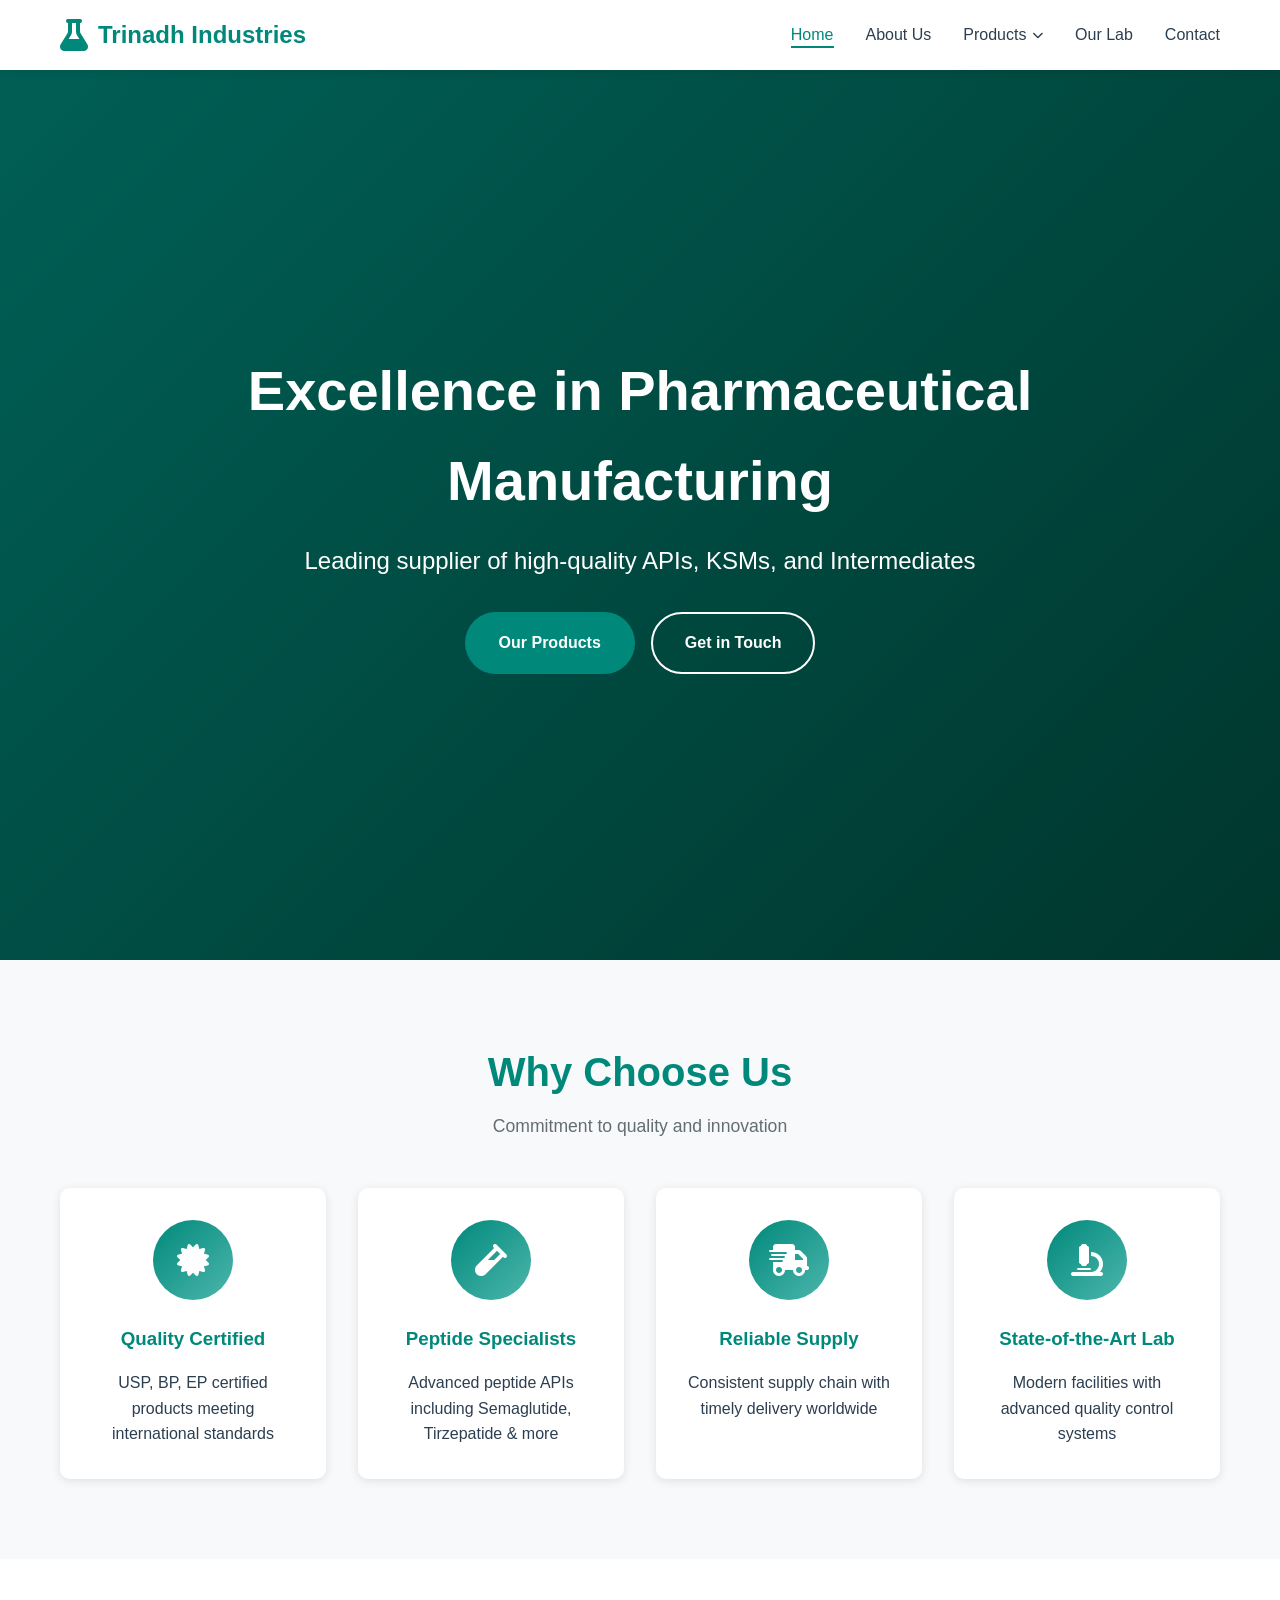
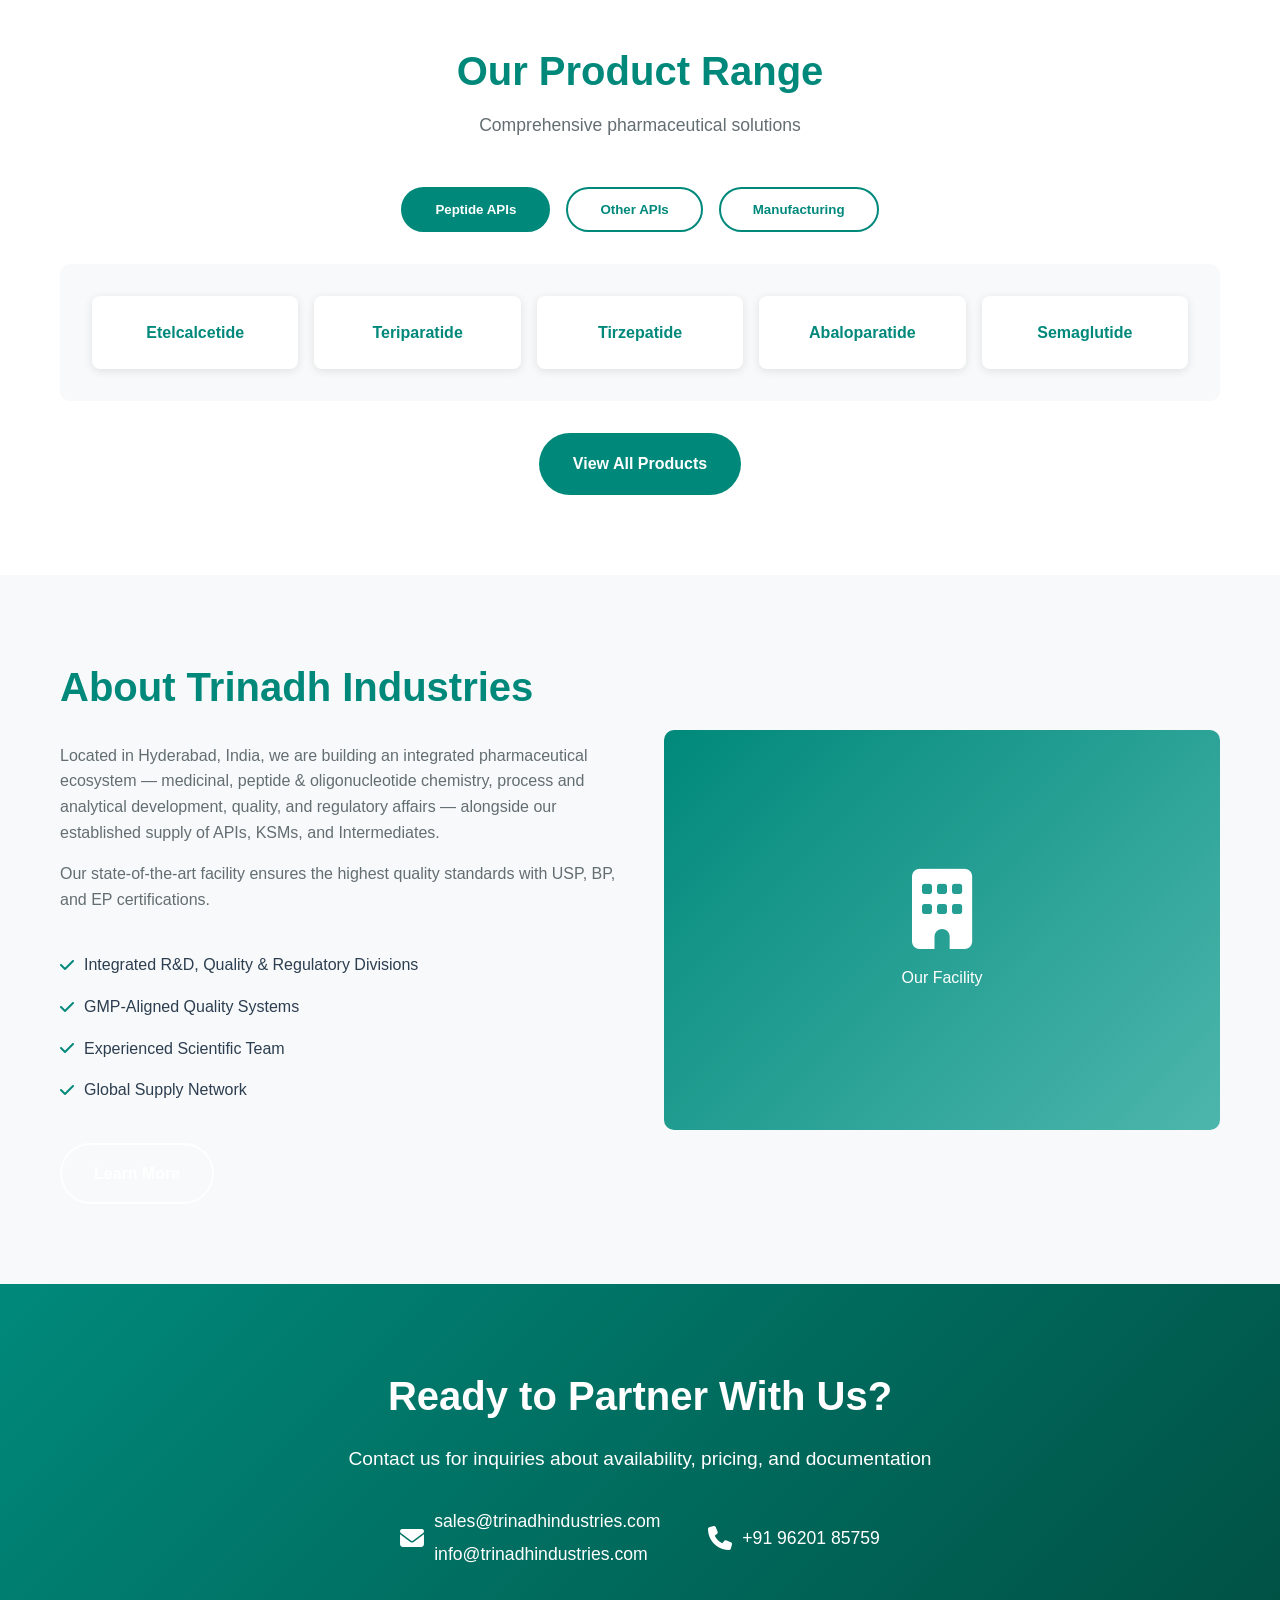
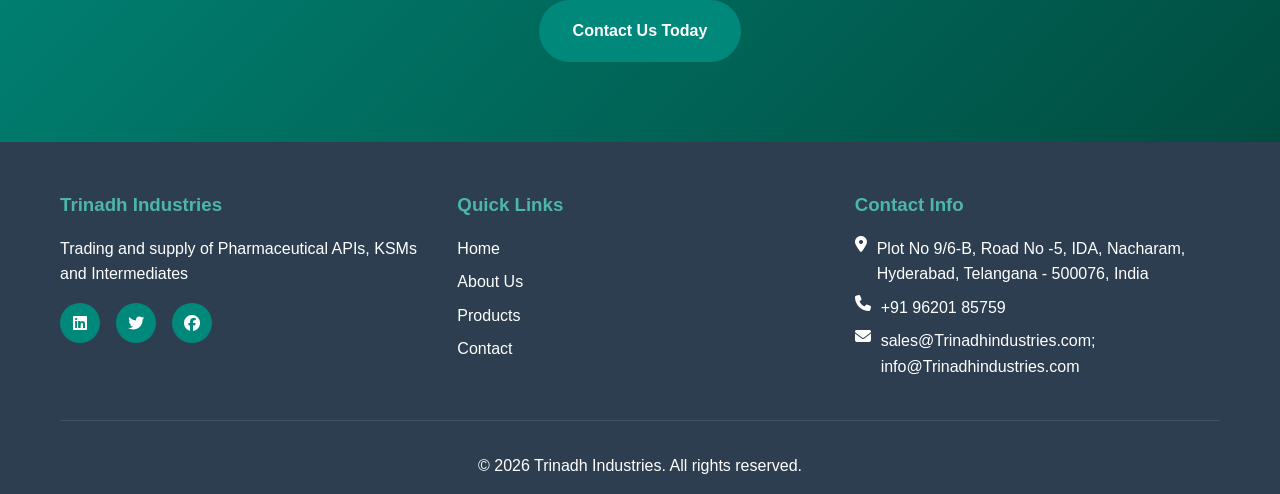
<file: index.html>
<!DOCTYPE html>
<html lang="en">
<head>
<meta charset="UTF-8">
<meta name="viewport" content="width=device-width, initial-scale=1.0">
<title>Trinadh Industries | Pharmaceutical APIs, KSMs & Intermediates</title>
<link rel="stylesheet" href="css/style.css">
<link rel="stylesheet" href="https://cdnjs.cloudflare.com/ajax/libs/font-awesome/6.4.0/css/all.min.css">
</head>
<body>
<!-- Navigation -->
<nav class="navbar">
<div class="container">
<div class="nav-brand">
<i class="fas fa-flask"></i>
<span>Trinadh Industries</span>
</div>
<ul class="nav-menu">
<li><a href="index.html" class="active">Home</a></li>
<li><a href="about.html">About Us</a></li>
<li class="nav-dropdown">
<a href="products.html">Products <i class="fas fa-chevron-down"></i></a>
<ul class="dropdown-menu">
<li><a href="products.html#peptide-apis">Peptide APIs</a></li>
<li><a href="products.html#other-apis">Other APIs</a></li>
<li><a href="products.html#manufacturing">Supplying &amp; Manufacturing</a></li>
<li><a href="products.html#impurity-standards">Impurity Reference Standards</a></li>
</ul>
</li>
<li><a href="videos.html">Our Lab</a></li>
<li><a href="contact.html">Contact</a></li>
</ul>
<div class="hamburger">
<span></span>
<span></span>
<span></span>
</div>
</div>
</nav>

<!-- Hero Section -->
<section class="hero">
<div class="hero-overlay"></div>
<div class="container hero-content">
<h1>Excellence in Pharmaceutical Manufacturing</h1>
<p>Leading supplier of high-quality APIs, KSMs, and Intermediates</p>
<div class="hero-buttons">
<a href="products.html" class="btn btn-primary">Our Products</a>
<a href="contact.html" class="btn btn-secondary">Get in Touch</a>
</div>
</div>
</section>

<!-- Features Section -->
<section class="features">
<div class="container">
<div class="section-title">
<h2>Why Choose Us</h2>
<p>Commitment to quality and innovation</p>
</div>
<div class="features-grid">
<div class="feature-card">
<div class="feature-icon">
<i class="fas fa-certificate"></i>
</div>
<h3>Quality Certified</h3>
<p>USP, BP, EP certified products meeting international standards</p>
</div>
<div class="feature-card">
<div class="feature-icon">
<i class="fas fa-vial"></i>
</div>
<h3>Peptide Specialists</h3>
<p>Advanced peptide APIs including Semaglutide, Tirzepatide & more</p>
</div>
<div class="feature-card">
<div class="feature-icon">
<i class="fas fa-shipping-fast"></i>
</div>
<h3>Reliable Supply</h3>
<p>Consistent supply chain with timely delivery worldwide</p>
</div>
<div class="feature-card">
<div class="feature-icon">
<i class="fas fa-microscope"></i>
</div>
<h3>State-of-the-Art Lab</h3>
<p>Modern facilities with advanced quality control systems</p>
</div>
</div>
</div>
</section>

<!-- Products Preview -->
<section class="products-preview">
<div class="container">
<div class="section-title">
<h2>Our Product Range</h2>
<p>Comprehensive pharmaceutical solutions</p>
</div>
<div class="products-tabs">
<div class="tab-buttons">
<button class="tab-btn active" data-tab="peptides">Peptide APIs</button>
<button class="tab-btn" data-tab="other">Other APIs</button>
<button class="tab-btn" data-tab="manufacturing">Manufacturing</button>
</div>
<div class="tab-content">
<div class="tab-pane active" id="peptides">
<div class="product-grid">
<div class="product-item">Etelcalcetide</div>
<div class="product-item">Teriparatide</div>
<div class="product-item">Tirzepatide</div>
<div class="product-item">Abaloparatide</div>
<div class="product-item">Semaglutide</div>
</div>
</div>
<div class="tab-pane" id="other">
<div class="product-grid">
<div class="product-item">Allopurinol</div>
<div class="product-item">Omeprazole USP</div>
<div class="product-item">Pregabalin USP</div>
<div class="product-item">Levetiracetam USP</div>
<div class="product-item">Rivaroxaban</div>
</div>
</div>
<div class="tab-pane" id="manufacturing">
<div class="product-grid">
<div class="product-item">Amlodipine Besylate USP</div>
<div class="product-item">Esomeprazole Magnesium</div>
<div class="product-item">Apixaban</div>
<div class="product-item">Hydroxychloroquine Sulfate</div>
<div class="product-item">Labetalol Hydrochloride</div>
</div>
</div>
</div>
</div>
<div class="text-center">
<a href="products.html" class="btn btn-primary">View All Products</a>
</div>
</div>
</section>

<!-- About Preview -->
<section class="about-preview">
<div class="container">
<div class="about-grid">
<div class="about-content">
<h2>About Trinadh Industries</h2>
<p>Located in Hyderabad, India, we are building an integrated pharmaceutical ecosystem &mdash; medicinal, peptide &amp; oligonucleotide chemistry, process and analytical development, quality, and regulatory affairs &mdash; alongside our established supply of APIs, KSMs, and Intermediates.</p>
<p>Our state-of-the-art facility ensures the highest quality standards with USP, BP, and EP certifications.</p>
<ul class="about-list">
<li><i class="fas fa-check"></i> Integrated R&amp;D, Quality &amp; Regulatory Divisions</li>
<li><i class="fas fa-check"></i> GMP-Aligned Quality Systems</li>
<li><i class="fas fa-check"></i> Experienced Scientific Team</li>
<li><i class="fas fa-check"></i> Global Supply Network</li>
</ul>
<a href="about.html" class="btn btn-secondary">Learn More</a>
</div>
<div class="about-image">
<div class="image-placeholder">
<i class="fas fa-building"></i>
<p>Our Facility</p>
</div>
</div>
</div>
</div>
</section>

<!-- Contact CTA -->
<section class="cta">
<div class="container">
<h2>Ready to Partner With Us?</h2>
<p>Contact us for inquiries about availability, pricing, and documentation</p>
<div class="cta-contact">
<div class="cta-item">
<i class="fas fa-envelope"></i>
<div class="cta-item-lines">
<span>sales@trinadhindustries.com</span>
<span>info@trinadhindustries.com</span>
</div>
</div>
<div class="cta-item">
<i class="fas fa-phone"></i>
<span>+91 96201 85759</span>
</div>
</div>
<a href="contact.html" class="btn btn-primary">Contact Us Today</a>
</div>
</section>

<!-- Footer -->
<footer class="footer">
<div class="container">
<div class="footer-grid">
<div class="footer-col">
<h3>Trinadh Industries</h3>
<p>Trading and supply of Pharmaceutical APIs, KSMs and Intermediates</p>
<div class="social-links">
<a href="#"><i class="fab fa-linkedin"></i></a>
<a href="#"><i class="fab fa-twitter"></i></a>
<a href="#"><i class="fab fa-facebook"></i></a>
</div>
</div>
<div class="footer-col">
<h3>Quick Links</h3>
<ul>
<li><a href="index.html">Home</a></li>
<li><a href="about.html">About Us</a></li>
<li><a href="products.html">Products</a></li>
<li><a href="contact.html">Contact</a></li>
</ul>
</div>
<div class="footer-col">
<h3>Contact Info</h3>
<ul class="contact-info">
<li><i class="fas fa-map-marker-alt"></i> Plot No 9/6-B, Road No -5, IDA, Nacharam, Hyderabad, Telangana - 500076, India</li>
<li><i class="fas fa-phone"></i> +91 96201 85759</li>
<li><i class="fas fa-envelope"></i> sales@Trinadhindustries.com; info@Trinadhindustries.com</li>
</ul>
</div>
</div>
<div class="footer-bottom">
<p>&copy; 2026 Trinadh Industries. All rights reserved.</p>
</div>
</div>
</footer>

<script src="js/main.js"></script>
</body>
</html>
</file>
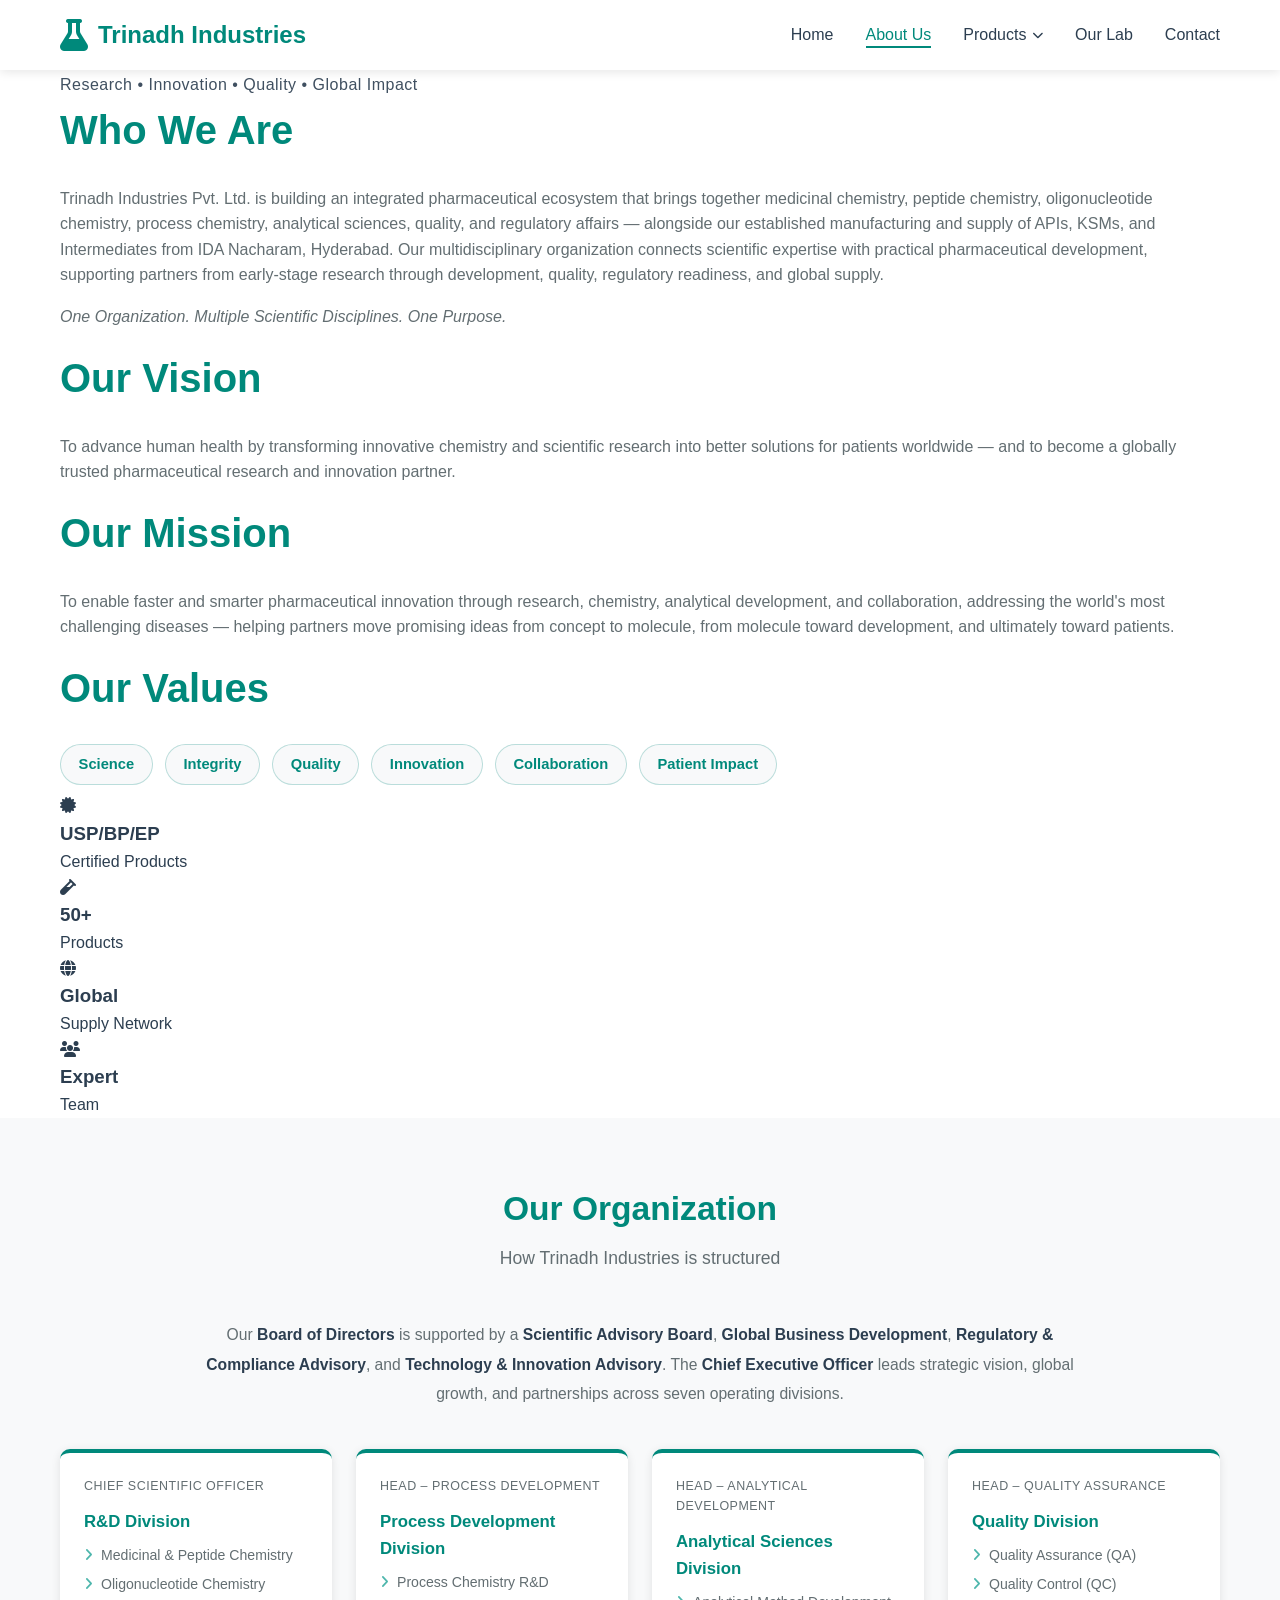
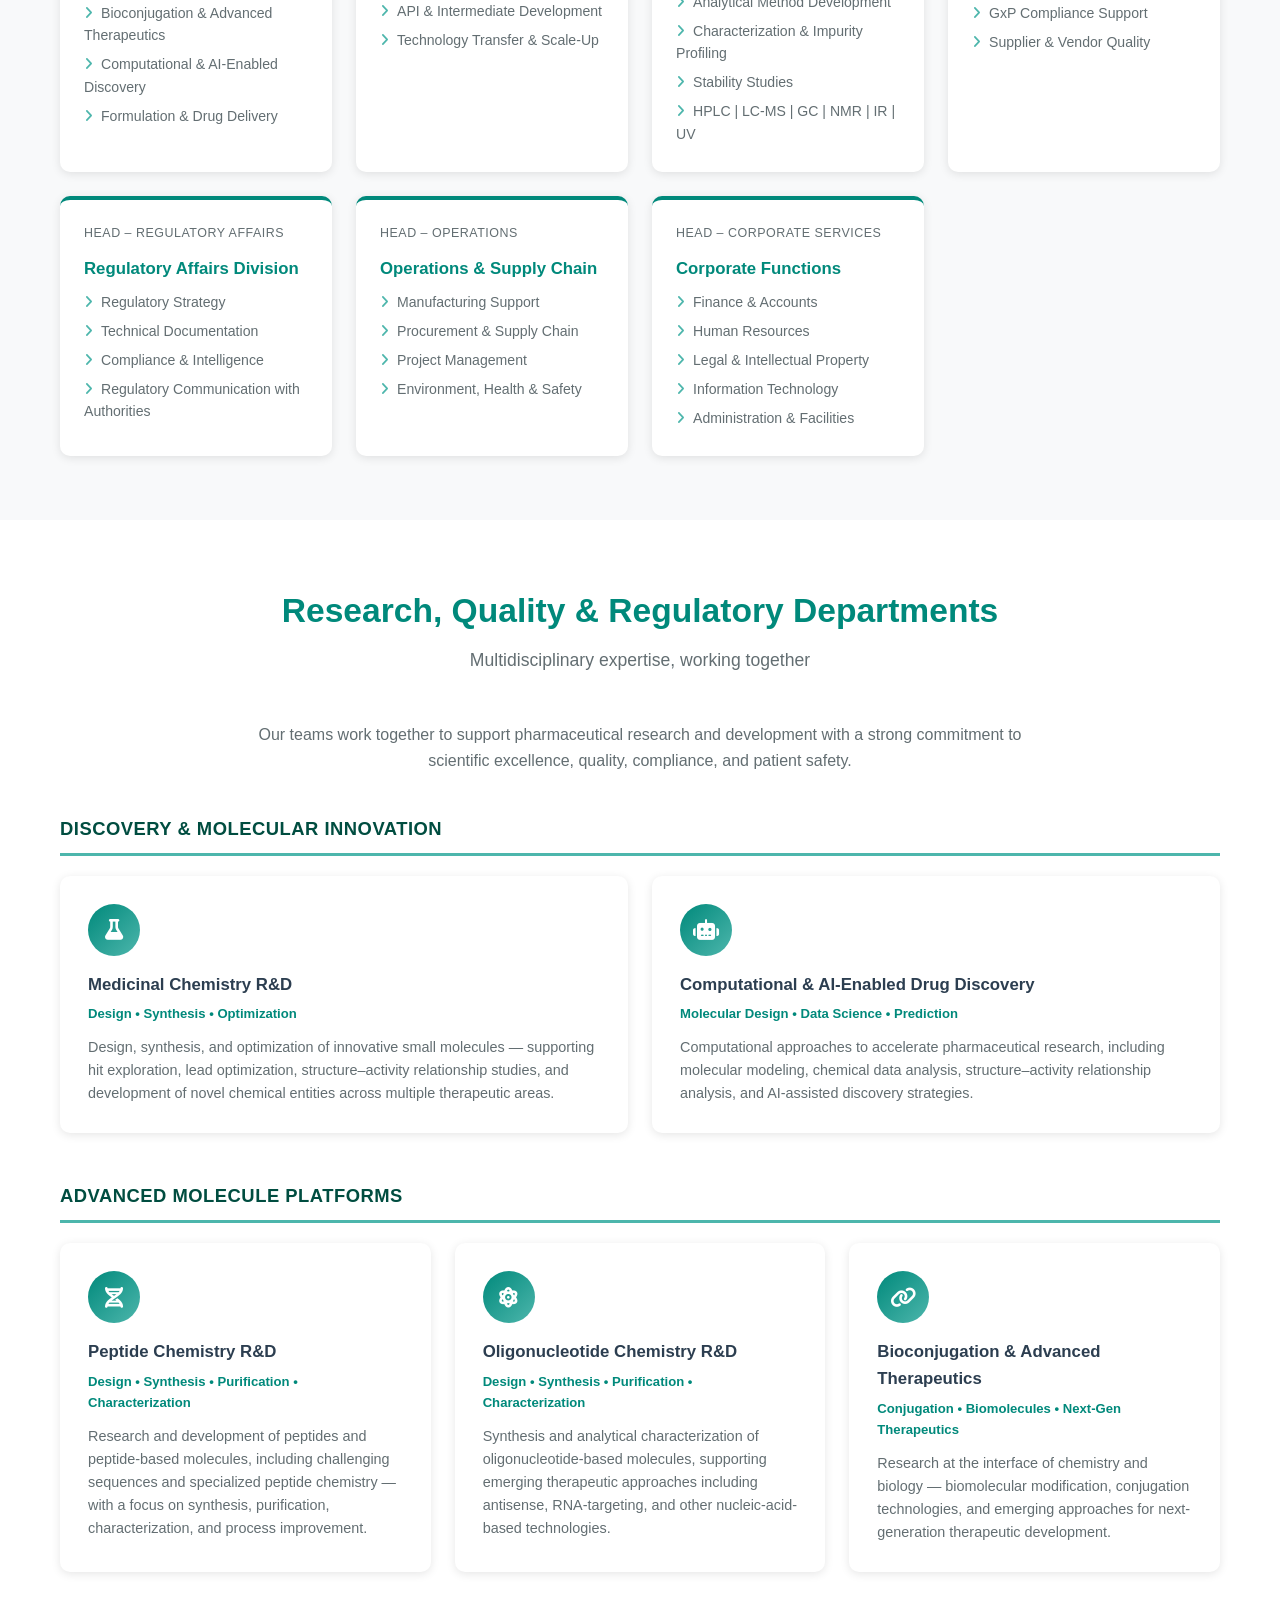
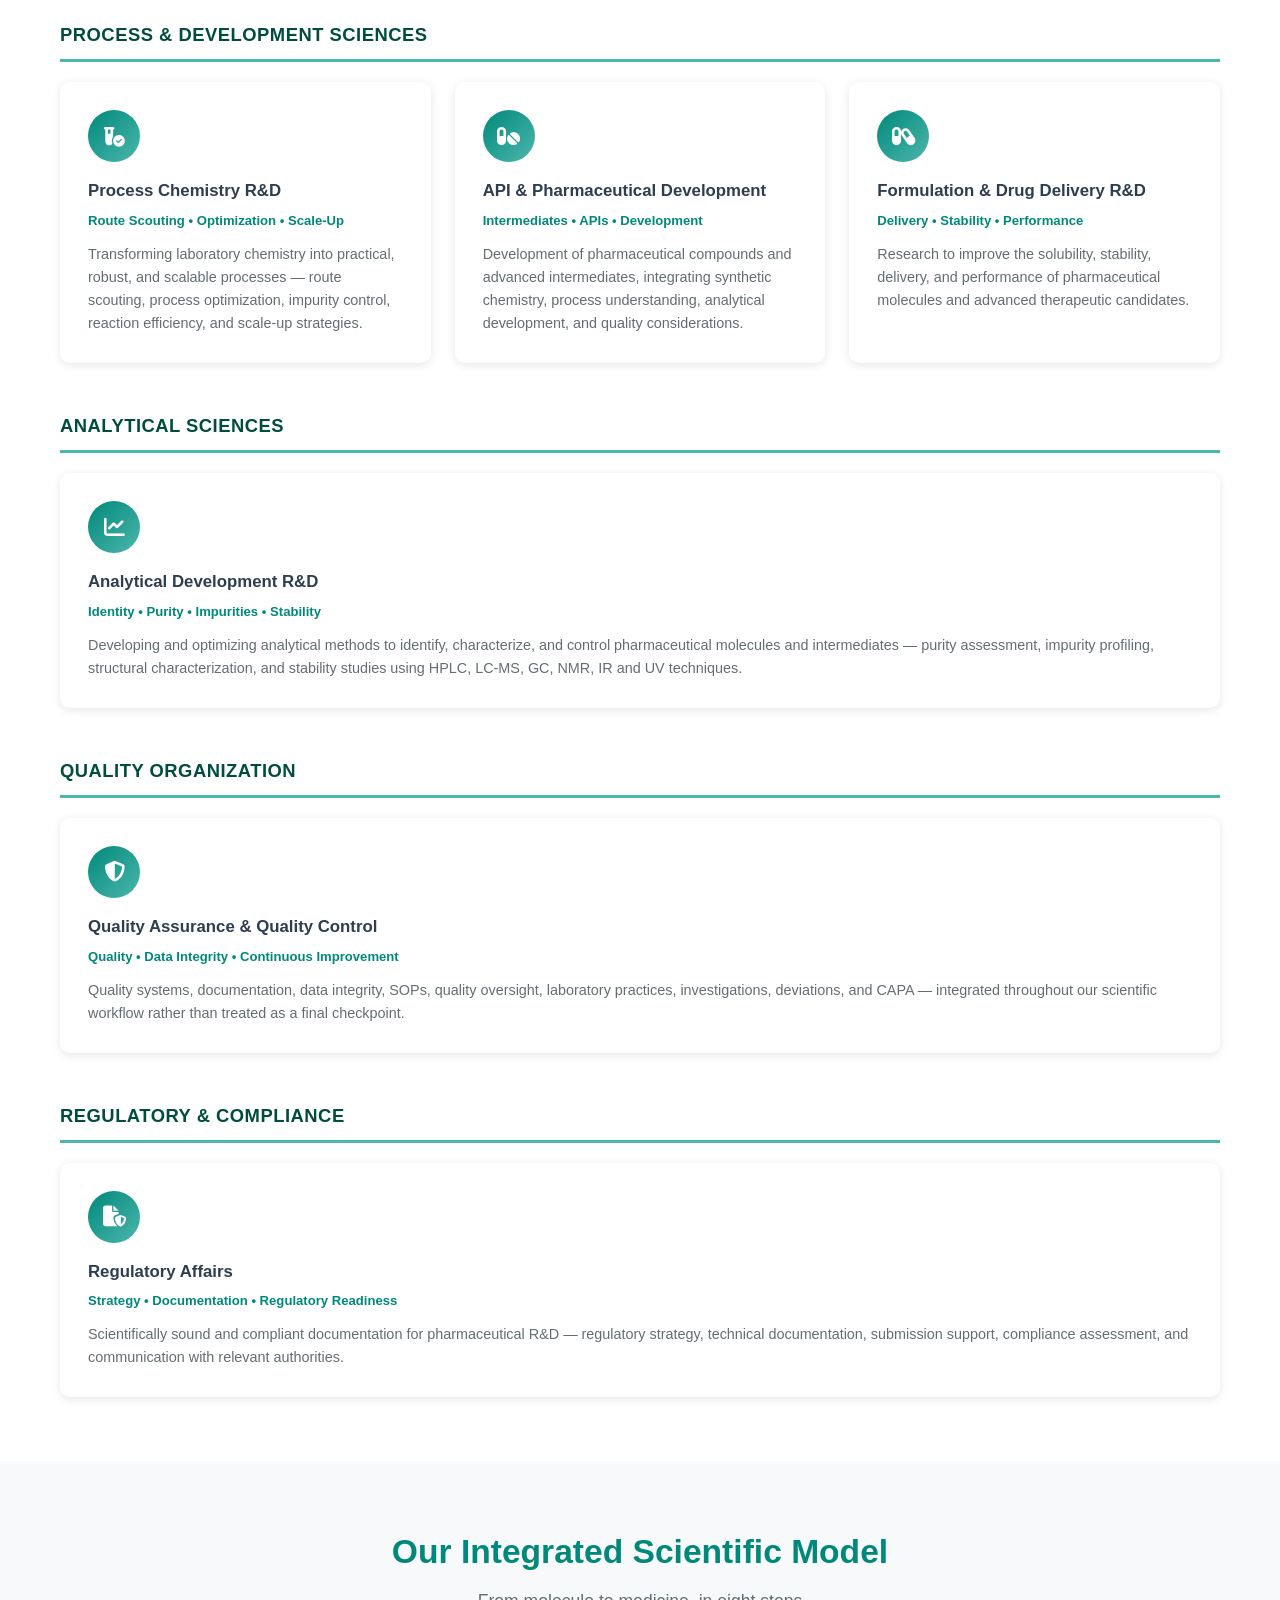
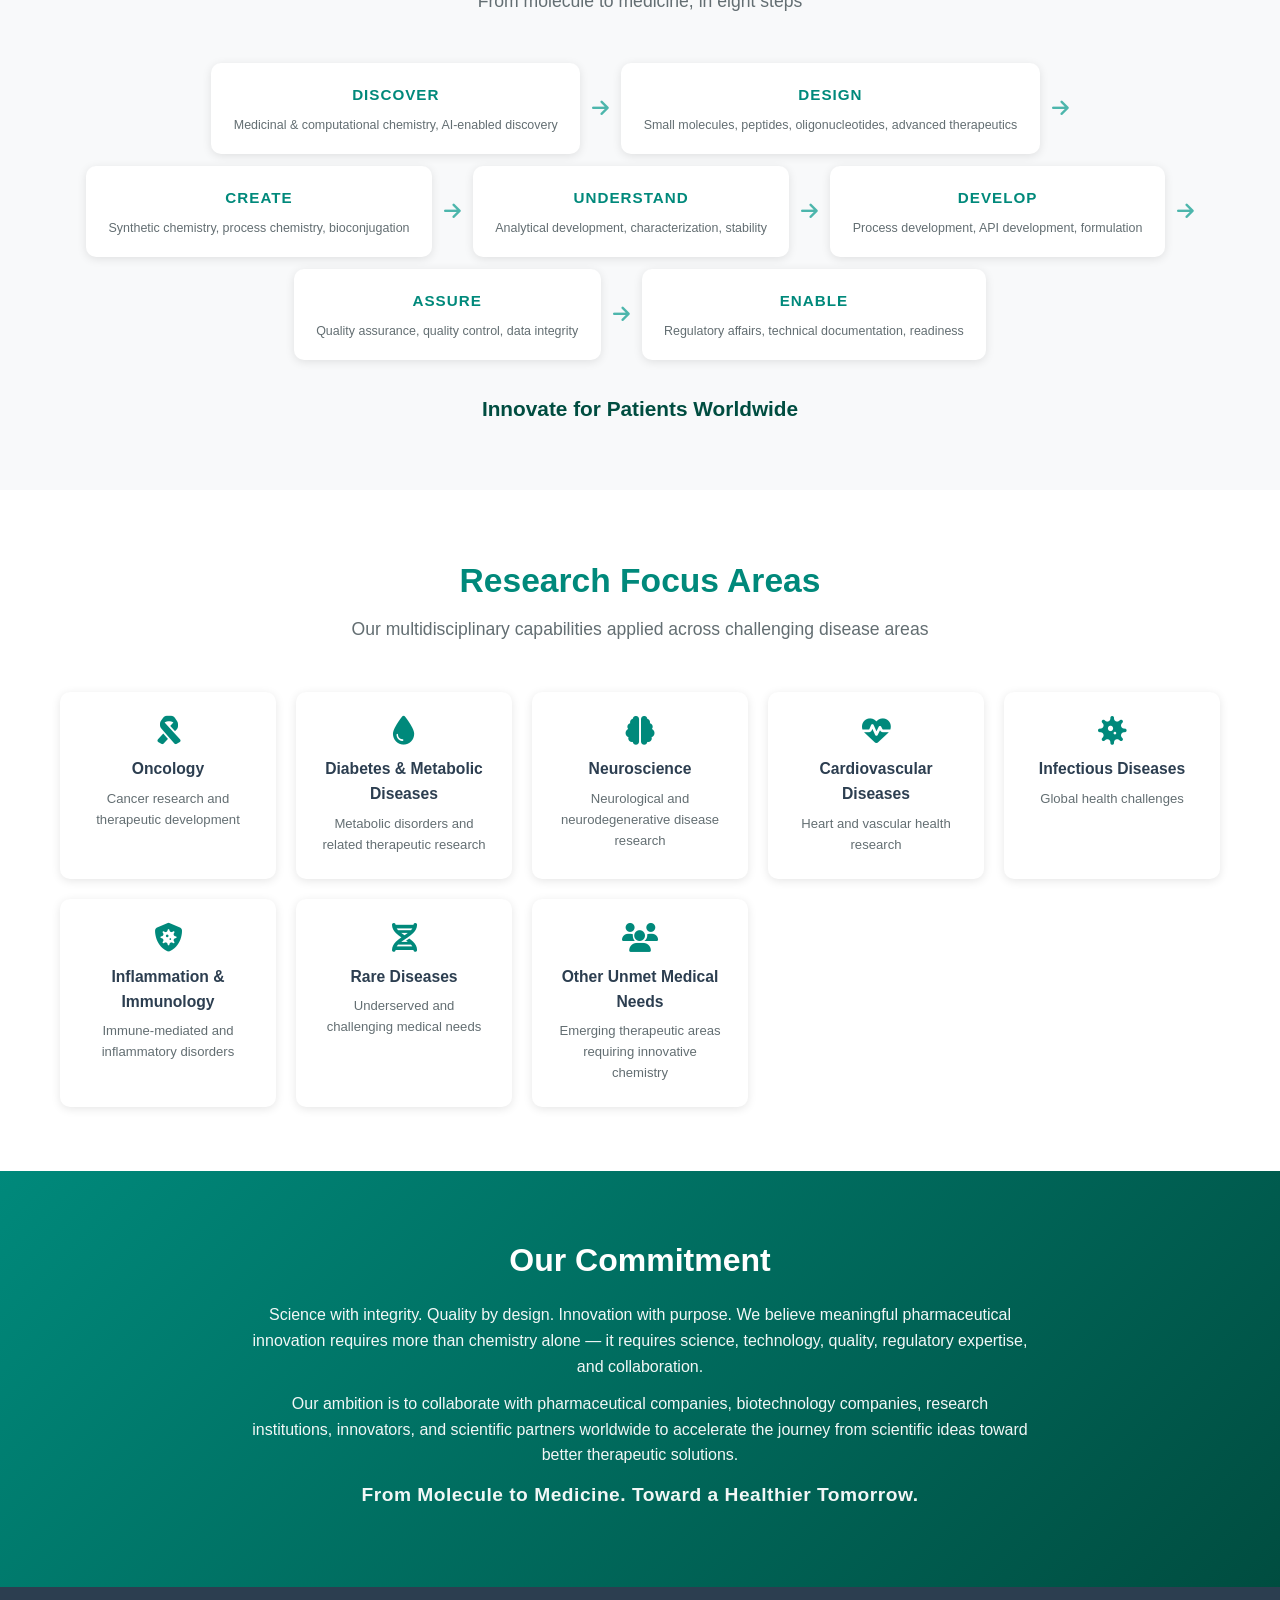
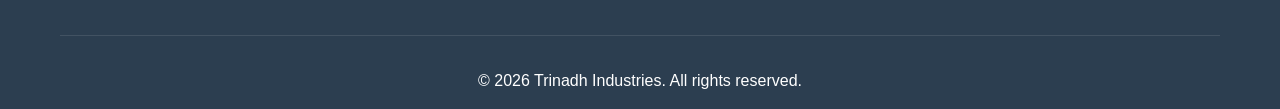
<file: about.html>
<!DOCTYPE html>
<html lang="en">
<head>
    <meta charset="UTF-8">
    <meta name="viewport" content="width=device-width, initial-scale=1.0">
    <title>About Us | Trinadh Industries</title>
    <meta name="description" content="Trinadh Industries Pvt. Ltd. — an integrated pharmaceutical R&D, quality and regulatory organization in Hyderabad, spanning medicinal chemistry, peptide and oligonucleotide chemistry, process development, analytical sciences, and API/KSM supply. From Molecule to Medicine.">
    <link rel="stylesheet" href="css/style.css">
    <link rel="stylesheet" href="https://cdnjs.cloudflare.com/ajax/libs/font-awesome/6.4.0/css/all.min.css">
    <style>
        .page-header p.tagline {
            font-size: 1rem;
            letter-spacing: 0.5px;
            opacity: 0.9;
            margin-top: 0.5rem;
        }

        .values-list {
            display: flex;
            flex-wrap: wrap;
            gap: 0.75rem;
            margin: 1.5rem 0 0.5rem;
        }

        .value-chip {
            background: var(--bg-light);
            border: 1px solid rgba(0, 137, 123, 0.25);
            color: var(--primary-color);
            padding: 0.5rem 1.1rem;
            border-radius: 50px;
            font-weight: 600;
            font-size: 0.92rem;
        }

        /* Section shell reused for org / departments / model / focus areas */
        .section-block {
            padding: 4rem 0;
        }

        .section-block.alt {
            background: var(--bg-light);
        }

        .section-block .section-title h2 {
            font-size: 2.1rem;
        }

        .section-lead {
            max-width: 780px;
            margin: 0 auto 2.5rem;
            text-align: center;
            color: var(--text-light);
        }

        /* Organization structure */
        .org-top {
            text-align: center;
            max-width: 900px;
            margin: 0 auto 2.5rem;
            color: var(--text-light);
            font-size: 0.98rem;
            line-height: 1.9;
        }

        .org-top strong {
            color: var(--text-dark);
        }

        .org-grid {
            display: grid;
            grid-template-columns: repeat(auto-fit, minmax(260px, 1fr));
            gap: 1.5rem;
        }

        .org-card {
            background: var(--white);
            border-radius: 10px;
            box-shadow: var(--shadow);
            padding: 1.5rem;
            transition: var(--transition);
            border-top: 4px solid var(--primary-color);
        }

        .org-card:hover {
            transform: translateY(-5px);
            box-shadow: var(--shadow-hover);
        }

        .org-card h3 {
            color: var(--primary-color);
            font-size: 1.05rem;
            margin-bottom: 0.3rem;
        }

        .org-card .org-head {
            display: block;
            font-size: 0.78rem;
            color: var(--text-light);
            text-transform: uppercase;
            letter-spacing: 0.5px;
            margin-bottom: 0.75rem;
        }

        .org-card ul {
            list-style: none;
            font-size: 0.88rem;
            color: var(--text-light);
        }

        .org-card ul li {
            padding: 0.2rem 0;
        }

        .org-card ul li::before {
            content: '\f105';
            font-family: 'Font Awesome 6 Free';
            font-weight: 900;
            color: var(--accent-color);
            margin-right: 0.5rem;
        }

        /* Department groups */
        .dept-group {
            margin-bottom: 3rem;
        }

        .dept-group:last-child {
            margin-bottom: 0;
        }

        .dept-group-title {
            color: var(--secondary-color);
            font-size: 1.15rem;
            font-weight: 700;
            text-transform: uppercase;
            letter-spacing: 0.5px;
            margin-bottom: 1.25rem;
            padding-bottom: 0.6rem;
            border-bottom: 3px solid var(--accent-color);
        }

        .dept-grid {
            display: grid;
            grid-template-columns: repeat(auto-fit, minmax(280px, 1fr));
            gap: 1.5rem;
        }

        .dept-card {
            background: var(--white);
            border-radius: 10px;
            box-shadow: var(--shadow);
            padding: 1.75rem;
            transition: var(--transition);
        }

        .dept-card:hover {
            transform: translateY(-5px);
            box-shadow: var(--shadow-hover);
        }

        .dept-card .dept-icon {
            width: 52px;
            height: 52px;
            border-radius: 50%;
            background: linear-gradient(135deg, var(--primary-color), var(--accent-color));
            display: flex;
            align-items: center;
            justify-content: center;
            margin-bottom: 1rem;
        }

        .dept-card .dept-icon i {
            color: var(--white);
            font-size: 1.3rem;
        }

        .dept-card h4 {
            color: var(--text-dark);
            margin-bottom: 0.3rem;
            font-size: 1.05rem;
        }

        .dept-tagline {
            display: block;
            color: var(--primary-color);
            font-weight: 600;
            font-size: 0.82rem;
            margin-bottom: 0.75rem;
        }

        .dept-card p {
            color: var(--text-light);
            font-size: 0.9rem;
        }

        /* Scientific model flow */
        .model-flow {
            display: flex;
            flex-wrap: wrap;
            justify-content: center;
            gap: 0.75rem;
            align-items: stretch;
        }

        .model-step {
            background: var(--white);
            border-radius: 10px;
            box-shadow: var(--shadow);
            padding: 1.25rem 1.4rem;
            min-width: 150px;
            text-align: center;
        }

        .model-step h4 {
            color: var(--primary-color);
            font-size: 0.95rem;
            letter-spacing: 1px;
            margin-bottom: 0.5rem;
        }

        .model-step p {
            color: var(--text-light);
            font-size: 0.78rem;
            line-height: 1.5;
        }

        .model-arrow {
            display: flex;
            align-items: center;
            color: var(--accent-color);
            font-size: 1.2rem;
        }

        .model-final {
            text-align: center;
            margin-top: 2rem;
            font-size: 1.3rem;
            font-weight: 700;
            color: var(--secondary-color);
        }

        /* Research focus areas */
        .focus-grid {
            display: grid;
            grid-template-columns: repeat(auto-fit, minmax(200px, 1fr));
            gap: 1.25rem;
        }

        .focus-card {
            background: var(--white);
            border-radius: 10px;
            box-shadow: var(--shadow);
            padding: 1.5rem;
            text-align: center;
            transition: var(--transition);
        }

        .focus-card:hover {
            transform: translateY(-5px);
            box-shadow: var(--shadow-hover);
        }

        .focus-card i {
            font-size: 1.8rem;
            color: var(--primary-color);
            margin-bottom: 0.75rem;
        }

        .focus-card h4 {
            color: var(--text-dark);
            font-size: 0.98rem;
            margin-bottom: 0.4rem;
        }

        .focus-card p {
            color: var(--text-light);
            font-size: 0.82rem;
        }

        .commitment-section {
            background: linear-gradient(135deg, var(--primary-color), var(--secondary-color));
            color: var(--white);
            padding: 4rem 0;
            text-align: center;
        }

        .commitment-section h2 {
            font-size: 2rem;
            margin-bottom: 1rem;
        }

        .commitment-section p {
            max-width: 780px;
            margin: 0 auto 0.75rem;
            opacity: 0.95;
        }

        .commitment-tagline {
            margin-top: 1.5rem;
            font-size: 1.2rem;
            font-weight: 700;
            letter-spacing: 0.5px;
        }

        @media (max-width: 768px) {
            .model-arrow {
                transform: rotate(90deg);
            }
        }
    </style>
</head>
<body>
    <nav class="navbar">
        <div class="container">
            <div class="nav-brand">
                <i class="fas fa-flask"></i>
                <span>Trinadh Industries</span>
            </div>
            <ul class="nav-menu">
                <li><a href="index.html">Home</a></li>
                <li><a href="about.html" class="active">About Us</a></li>
                <li class="nav-dropdown">
                <a href="products.html">Products <i class="fas fa-chevron-down"></i></a>
                <ul class="dropdown-menu">
                <li><a href="products.html#peptide-apis">Peptide APIs</a></li>
                <li><a href="products.html#other-apis">Other APIs</a></li>
                <li><a href="products.html#manufacturing">Supplying &amp; Manufacturing</a></li>
                <li><a href="products.html#impurity-standards">Impurity Reference Standards</a></li>
                </ul>
                </li>
                <li><a href="videos.html">Our Lab</a></li>
                <li><a href="contact.html">Contact</a></li>
            </ul>
            <div class="hamburger">
                <span></span>
                <span></span>
                <span></span>
            </div>
        </div>
    </nav>

    <section class="page-header">
        <div class="container">
            <h1>About Trinadh Industries</h1>
            <p>From Molecule to Medicine</p>
            <p class="tagline">Research &bull; Innovation &bull; Quality &bull; Global Impact</p>
        </div>
    </section>

    <section class="about-section">
        <div class="container">
            <div class="about-content">
                <h2>Who We Are</h2>
                <p>Trinadh Industries Pvt. Ltd. is building an integrated pharmaceutical ecosystem that brings together medicinal chemistry, peptide chemistry, oligonucleotide chemistry, process chemistry, analytical sciences, quality, and regulatory affairs &mdash; alongside our established manufacturing and supply of APIs, KSMs, and Intermediates from IDA Nacharam, Hyderabad. Our multidisciplinary organization connects scientific expertise with practical pharmaceutical development, supporting partners from early-stage research through development, quality, regulatory readiness, and global supply.</p>
                <p><em>One Organization. Multiple Scientific Disciplines. One Purpose.</em></p>

                <h2>Our Vision</h2>
                <p>To advance human health by transforming innovative chemistry and scientific research into better solutions for patients worldwide &mdash; and to become a globally trusted pharmaceutical research and innovation partner.</p>

                <h2>Our Mission</h2>
                <p>To enable faster and smarter pharmaceutical innovation through research, chemistry, analytical development, and collaboration, addressing the world's most challenging diseases &mdash; helping partners move promising ideas from concept to molecule, from molecule toward development, and ultimately toward patients.</p>

                <h2>Our Values</h2>
                <div class="values-list">
                    <span class="value-chip">Science</span>
                    <span class="value-chip">Integrity</span>
                    <span class="value-chip">Quality</span>
                    <span class="value-chip">Innovation</span>
                    <span class="value-chip">Collaboration</span>
                    <span class="value-chip">Patient Impact</span>
                </div>
            </div>

            <div class="stats-grid">
                <div class="stat-card">
                    <i class="fas fa-certificate"></i>
                    <h3>USP/BP/EP</h3>
                    <p>Certified Products</p>
                </div>
                <div class="stat-card">
                    <i class="fas fa-vial"></i>
                    <h3>50+</h3>
                    <p>Products</p>
                </div>
                <div class="stat-card">
                    <i class="fas fa-globe"></i>
                    <h3>Global</h3>
                    <p>Supply Network</p>
                </div>
                <div class="stat-card">
                    <i class="fas fa-users"></i>
                    <h3>Expert</h3>
                    <p>Team</p>
                </div>
            </div>
        </div>
    </section>

    <!-- Organizational structure -->
    <section class="section-block alt">
        <div class="container">
            <div class="section-title">
                <h2>Our Organization</h2>
                <p>How Trinadh Industries is structured</p>
            </div>
            <div class="org-top">
                Our <strong>Board of Directors</strong> is supported by a <strong>Scientific Advisory Board</strong>, <strong>Global Business Development</strong>, <strong>Regulatory &amp; Compliance Advisory</strong>, and <strong>Technology &amp; Innovation Advisory</strong>. The <strong>Chief Executive Officer</strong> leads strategic vision, global growth, and partnerships across seven operating divisions.
            </div>
            <div class="org-grid">
                <div class="org-card">
                    <span class="org-head">Chief Scientific Officer</span>
                    <h3>R&amp;D Division</h3>
                    <ul>
                        <li>Medicinal &amp; Peptide Chemistry</li>
                        <li>Oligonucleotide Chemistry</li>
                        <li>Bioconjugation &amp; Advanced Therapeutics</li>
                        <li>Computational &amp; AI-Enabled Discovery</li>
                        <li>Formulation &amp; Drug Delivery</li>
                    </ul>
                </div>
                <div class="org-card">
                    <span class="org-head">Head &ndash; Process Development</span>
                    <h3>Process Development Division</h3>
                    <ul>
                        <li>Process Chemistry R&amp;D</li>
                        <li>API &amp; Intermediate Development</li>
                        <li>Technology Transfer &amp; Scale-Up</li>
                    </ul>
                </div>
                <div class="org-card">
                    <span class="org-head">Head &ndash; Analytical Development</span>
                    <h3>Analytical Sciences Division</h3>
                    <ul>
                        <li>Analytical Method Development</li>
                        <li>Characterization &amp; Impurity Profiling</li>
                        <li>Stability Studies</li>
                        <li>HPLC | LC-MS | GC | NMR | IR | UV</li>
                    </ul>
                </div>
                <div class="org-card">
                    <span class="org-head">Head &ndash; Quality Assurance</span>
                    <h3>Quality Division</h3>
                    <ul>
                        <li>Quality Assurance (QA)</li>
                        <li>Quality Control (QC)</li>
                        <li>GxP Compliance Support</li>
                        <li>Supplier &amp; Vendor Quality</li>
                    </ul>
                </div>
                <div class="org-card">
                    <span class="org-head">Head &ndash; Regulatory Affairs</span>
                    <h3>Regulatory Affairs Division</h3>
                    <ul>
                        <li>Regulatory Strategy</li>
                        <li>Technical Documentation</li>
                        <li>Compliance &amp; Intelligence</li>
                        <li>Regulatory Communication with Authorities</li>
                    </ul>
                </div>
                <div class="org-card">
                    <span class="org-head">Head &ndash; Operations</span>
                    <h3>Operations &amp; Supply Chain</h3>
                    <ul>
                        <li>Manufacturing Support</li>
                        <li>Procurement &amp; Supply Chain</li>
                        <li>Project Management</li>
                        <li>Environment, Health &amp; Safety</li>
                    </ul>
                </div>
                <div class="org-card">
                    <span class="org-head">Head &ndash; Corporate Services</span>
                    <h3>Corporate Functions</h3>
                    <ul>
                        <li>Finance &amp; Accounts</li>
                        <li>Human Resources</li>
                        <li>Legal &amp; Intellectual Property</li>
                        <li>Information Technology</li>
                        <li>Administration &amp; Facilities</li>
                    </ul>
                </div>
            </div>
        </div>
    </section>

    <!-- Research, Quality & Regulatory Departments -->
    <section class="section-block" id="departments">
        <div class="container">
            <div class="section-title">
                <h2>Research, Quality &amp; Regulatory Departments</h2>
                <p>Multidisciplinary expertise, working together</p>
            </div>
            <p class="section-lead">Our teams work together to support pharmaceutical research and development with a strong commitment to scientific excellence, quality, compliance, and patient safety.</p>

            <div class="dept-group">
                <div class="dept-group-title">Discovery &amp; Molecular Innovation</div>
                <div class="dept-grid">
                    <div class="dept-card">
                        <div class="dept-icon"><i class="fas fa-flask"></i></div>
                        <h4>Medicinal Chemistry R&amp;D</h4>
                        <span class="dept-tagline">Design &bull; Synthesis &bull; Optimization</span>
                        <p>Design, synthesis, and optimization of innovative small molecules &mdash; supporting hit exploration, lead optimization, structure&ndash;activity relationship studies, and development of novel chemical entities across multiple therapeutic areas.</p>
                    </div>
                    <div class="dept-card">
                        <div class="dept-icon"><i class="fas fa-robot"></i></div>
                        <h4>Computational &amp; AI-Enabled Drug Discovery</h4>
                        <span class="dept-tagline">Molecular Design &bull; Data Science &bull; Prediction</span>
                        <p>Computational approaches to accelerate pharmaceutical research, including molecular modeling, chemical data analysis, structure&ndash;activity relationship analysis, and AI-assisted discovery strategies.</p>
                    </div>
                </div>
            </div>

            <div class="dept-group">
                <div class="dept-group-title">Advanced Molecule Platforms</div>
                <div class="dept-grid">
                    <div class="dept-card">
                        <div class="dept-icon"><i class="fas fa-dna"></i></div>
                        <h4>Peptide Chemistry R&amp;D</h4>
                        <span class="dept-tagline">Design &bull; Synthesis &bull; Purification &bull; Characterization</span>
                        <p>Research and development of peptides and peptide-based molecules, including challenging sequences and specialized peptide chemistry &mdash; with a focus on synthesis, purification, characterization, and process improvement.</p>
                    </div>
                    <div class="dept-card">
                        <div class="dept-icon"><i class="fas fa-atom"></i></div>
                        <h4>Oligonucleotide Chemistry R&amp;D</h4>
                        <span class="dept-tagline">Design &bull; Synthesis &bull; Purification &bull; Characterization</span>
                        <p>Synthesis and analytical characterization of oligonucleotide-based molecules, supporting emerging therapeutic approaches including antisense, RNA-targeting, and other nucleic-acid-based technologies.</p>
                    </div>
                    <div class="dept-card">
                        <div class="dept-icon"><i class="fas fa-link"></i></div>
                        <h4>Bioconjugation &amp; Advanced Therapeutics</h4>
                        <span class="dept-tagline">Conjugation &bull; Biomolecules &bull; Next-Gen Therapeutics</span>
                        <p>Research at the interface of chemistry and biology &mdash; biomolecular modification, conjugation technologies, and emerging approaches for next-generation therapeutic development.</p>
                    </div>
                </div>
            </div>

            <div class="dept-group">
                <div class="dept-group-title">Process &amp; Development Sciences</div>
                <div class="dept-grid">
                    <div class="dept-card">
                        <div class="dept-icon"><i class="fas fa-vial-circle-check"></i></div>
                        <h4>Process Chemistry R&amp;D</h4>
                        <span class="dept-tagline">Route Scouting &bull; Optimization &bull; Scale-Up</span>
                        <p>Transforming laboratory chemistry into practical, robust, and scalable processes &mdash; route scouting, process optimization, impurity control, reaction efficiency, and scale-up strategies.</p>
                    </div>
                    <div class="dept-card">
                        <div class="dept-icon"><i class="fas fa-pills"></i></div>
                        <h4>API &amp; Pharmaceutical Development</h4>
                        <span class="dept-tagline">Intermediates &bull; APIs &bull; Development</span>
                        <p>Development of pharmaceutical compounds and advanced intermediates, integrating synthetic chemistry, process understanding, analytical development, and quality considerations.</p>
                    </div>
                    <div class="dept-card">
                        <div class="dept-icon"><i class="fas fa-capsules"></i></div>
                        <h4>Formulation &amp; Drug Delivery R&amp;D</h4>
                        <span class="dept-tagline">Delivery &bull; Stability &bull; Performance</span>
                        <p>Research to improve the solubility, stability, delivery, and performance of pharmaceutical molecules and advanced therapeutic candidates.</p>
                    </div>
                </div>
            </div>

            <div class="dept-group">
                <div class="dept-group-title">Analytical Sciences</div>
                <div class="dept-grid">
                    <div class="dept-card">
                        <div class="dept-icon"><i class="fas fa-chart-line"></i></div>
                        <h4>Analytical Development R&amp;D</h4>
                        <span class="dept-tagline">Identity &bull; Purity &bull; Impurities &bull; Stability</span>
                        <p>Developing and optimizing analytical methods to identify, characterize, and control pharmaceutical molecules and intermediates &mdash; purity assessment, impurity profiling, structural characterization, and stability studies using HPLC, LC-MS, GC, NMR, IR and UV techniques.</p>
                    </div>
                </div>
            </div>

            <div class="dept-group">
                <div class="dept-group-title">Quality Organization</div>
                <div class="dept-grid">
                    <div class="dept-card">
                        <div class="dept-icon"><i class="fas fa-shield-halved"></i></div>
                        <h4>Quality Assurance &amp; Quality Control</h4>
                        <span class="dept-tagline">Quality &bull; Data Integrity &bull; Continuous Improvement</span>
                        <p>Quality systems, documentation, data integrity, SOPs, quality oversight, laboratory practices, investigations, deviations, and CAPA &mdash; integrated throughout our scientific workflow rather than treated as a final checkpoint.</p>
                    </div>
                </div>
            </div>

            <div class="dept-group">
                <div class="dept-group-title">Regulatory &amp; Compliance</div>
                <div class="dept-grid">
                    <div class="dept-card">
                        <div class="dept-icon"><i class="fas fa-file-shield"></i></div>
                        <h4>Regulatory Affairs</h4>
                        <span class="dept-tagline">Strategy &bull; Documentation &bull; Regulatory Readiness</span>
                        <p>Scientifically sound and compliant documentation for pharmaceutical R&amp;D &mdash; regulatory strategy, technical documentation, submission support, compliance assessment, and communication with relevant authorities.</p>
                    </div>
                </div>
            </div>
        </div>
    </section>

    <!-- Integrated Scientific Model -->
    <section class="section-block alt">
        <div class="container">
            <div class="section-title">
                <h2>Our Integrated Scientific Model</h2>
                <p>From molecule to medicine, in eight steps</p>
            </div>
            <div class="model-flow">
                <div class="model-step"><h4>DISCOVER</h4><p>Medicinal &amp; computational chemistry, AI-enabled discovery</p></div>
                <div class="model-arrow"><i class="fas fa-arrow-right"></i></div>
                <div class="model-step"><h4>DESIGN</h4><p>Small molecules, peptides, oligonucleotides, advanced therapeutics</p></div>
                <div class="model-arrow"><i class="fas fa-arrow-right"></i></div>
                <div class="model-step"><h4>CREATE</h4><p>Synthetic chemistry, process chemistry, bioconjugation</p></div>
                <div class="model-arrow"><i class="fas fa-arrow-right"></i></div>
                <div class="model-step"><h4>UNDERSTAND</h4><p>Analytical development, characterization, stability</p></div>
                <div class="model-arrow"><i class="fas fa-arrow-right"></i></div>
                <div class="model-step"><h4>DEVELOP</h4><p>Process development, API development, formulation</p></div>
                <div class="model-arrow"><i class="fas fa-arrow-right"></i></div>
                <div class="model-step"><h4>ASSURE</h4><p>Quality assurance, quality control, data integrity</p></div>
                <div class="model-arrow"><i class="fas fa-arrow-right"></i></div>
                <div class="model-step"><h4>ENABLE</h4><p>Regulatory affairs, technical documentation, readiness</p></div>
            </div>
            <p class="model-final">Innovate for Patients Worldwide</p>
        </div>
    </section>

    <!-- Research Focus Areas -->
    <section class="section-block">
        <div class="container">
            <div class="section-title">
                <h2>Research Focus Areas</h2>
                <p>Our multidisciplinary capabilities applied across challenging disease areas</p>
            </div>
            <div class="focus-grid">
                <div class="focus-card"><i class="fas fa-ribbon"></i><h4>Oncology</h4><p>Cancer research and therapeutic development</p></div>
                <div class="focus-card"><i class="fas fa-droplet"></i><h4>Diabetes &amp; Metabolic Diseases</h4><p>Metabolic disorders and related therapeutic research</p></div>
                <div class="focus-card"><i class="fas fa-brain"></i><h4>Neuroscience</h4><p>Neurological and neurodegenerative disease research</p></div>
                <div class="focus-card"><i class="fas fa-heart-pulse"></i><h4>Cardiovascular Diseases</h4><p>Heart and vascular health research</p></div>
                <div class="focus-card"><i class="fas fa-virus"></i><h4>Infectious Diseases</h4><p>Global health challenges</p></div>
                <div class="focus-card"><i class="fas fa-shield-virus"></i><h4>Inflammation &amp; Immunology</h4><p>Immune-mediated and inflammatory disorders</p></div>
                <div class="focus-card"><i class="fas fa-dna"></i><h4>Rare Diseases</h4><p>Underserved and challenging medical needs</p></div>
                <div class="focus-card"><i class="fas fa-users"></i><h4>Other Unmet Medical Needs</h4><p>Emerging therapeutic areas requiring innovative chemistry</p></div>
            </div>
        </div>
    </section>

    <!-- Commitment -->
    <section class="commitment-section">
        <div class="container">
            <h2>Our Commitment</h2>
            <p>Science with integrity. Quality by design. Innovation with purpose. We believe meaningful pharmaceutical innovation requires more than chemistry alone &mdash; it requires science, technology, quality, regulatory expertise, and collaboration.</p>
            <p>Our ambition is to collaborate with pharmaceutical companies, biotechnology companies, research institutions, innovators, and scientific partners worldwide to accelerate the journey from scientific ideas toward better therapeutic solutions.</p>
            <p class="commitment-tagline">From Molecule to Medicine. Toward a Healthier Tomorrow.</p>
        </div>
    </section>

    <footer class="footer">
        <div class="container">
            <div class="footer-bottom">
                <p>&copy; 2026 Trinadh Industries. All rights reserved.</p>
            </div>
        </div>
    </footer>

    <script src="js/main.js"></script>
</body>
</html>
</file>
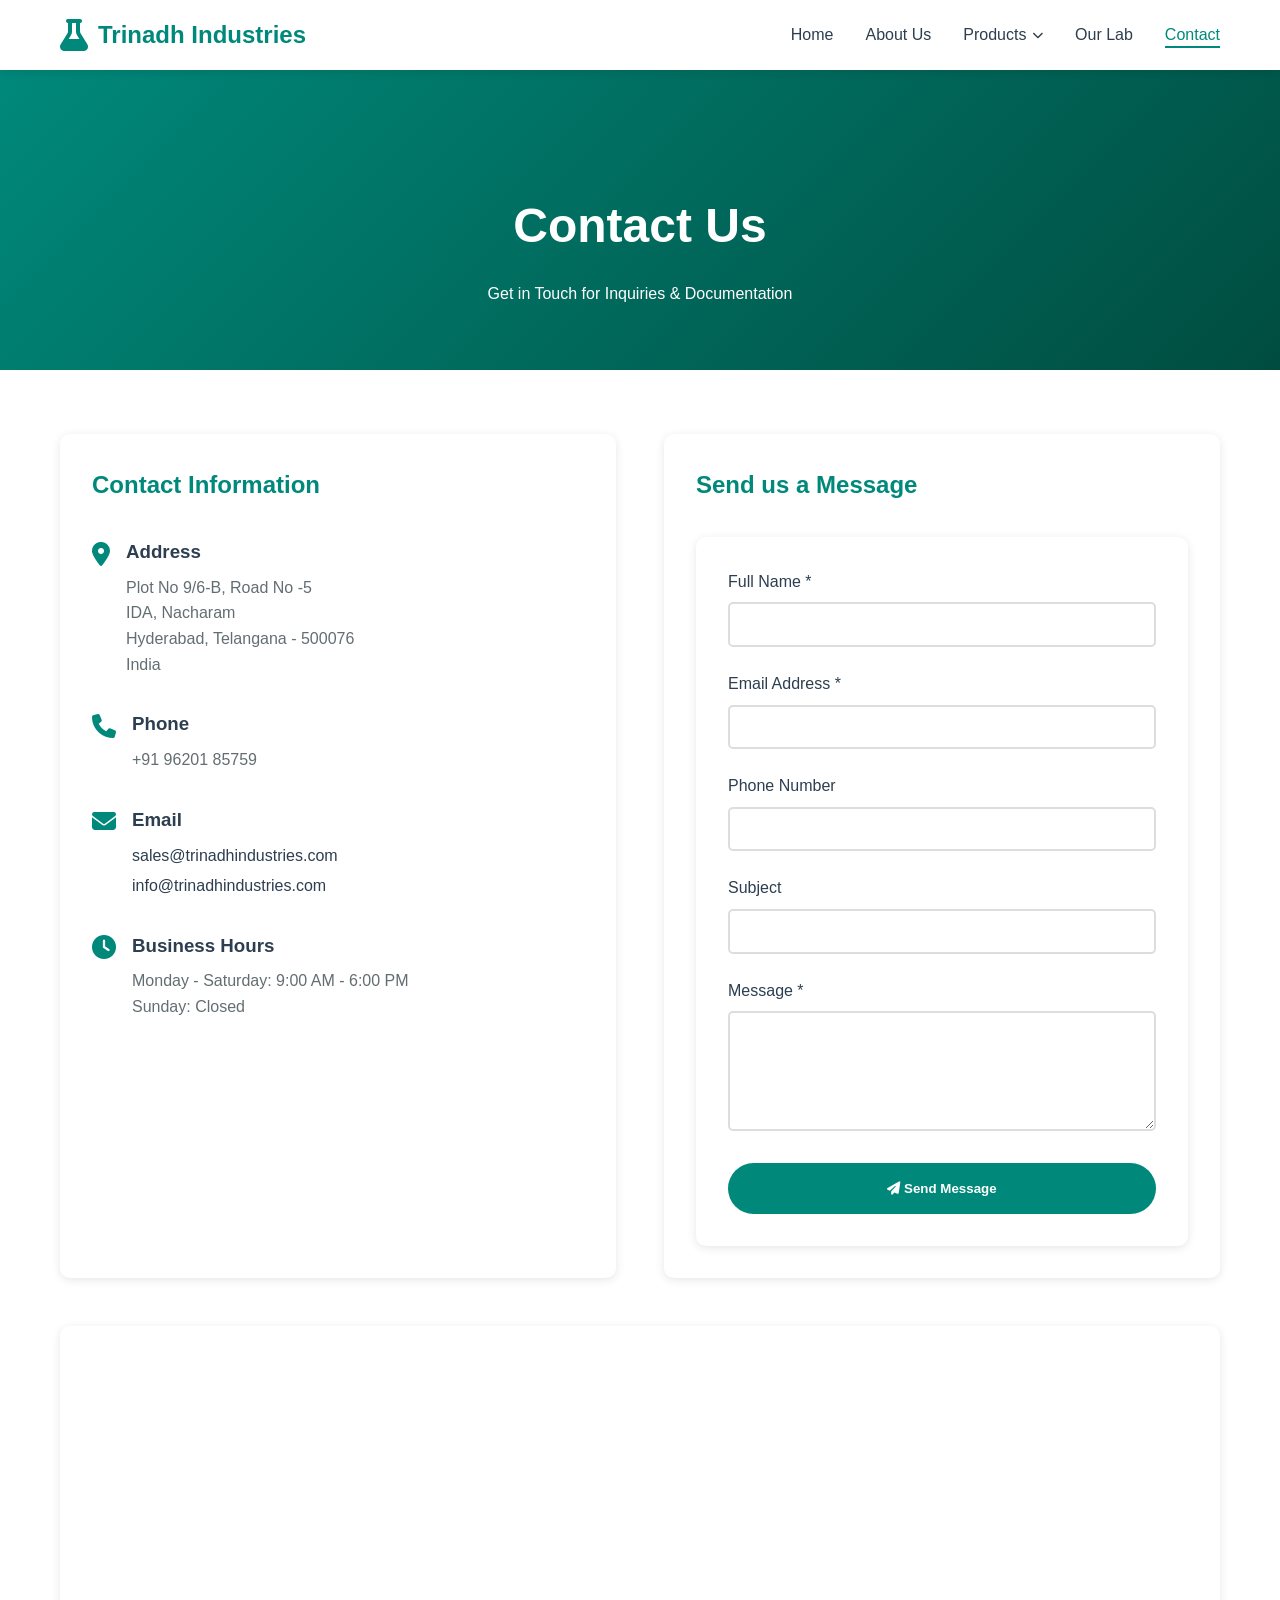
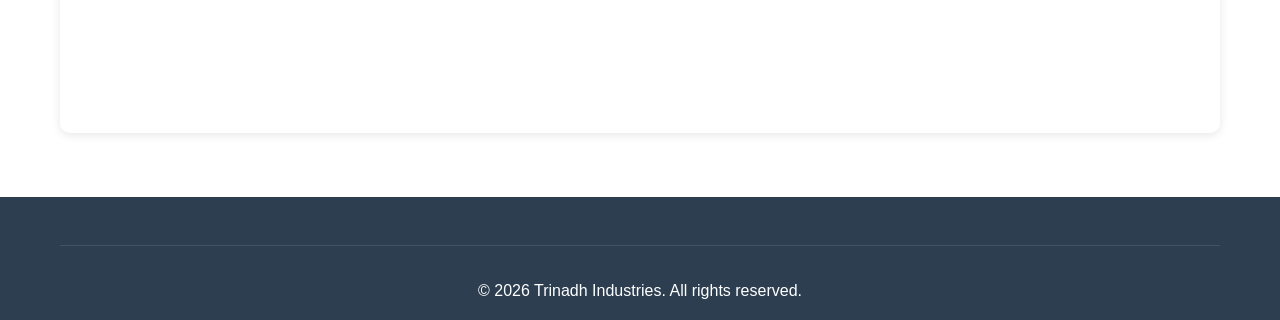
<file: contact.html>
<!DOCTYPE html>
<html lang="en">
<head>
<meta charset="UTF-8">
<meta name="viewport" content="width=device-width, initial-scale=1.0">
<title>Contact Us | Trinadh Industries</title>
<link rel="stylesheet" href="css/style.css">
<link rel="stylesheet" href="https://cdnjs.cloudflare.com/ajax/libs/font-awesome/6.4.0/css/all.min.css">
<style>
.page-header {
background: linear-gradient(135deg, var(--primary-color), var(--secondary-color));
color: var(--white);
padding: 8rem 0 4rem;
text-align: center;
margin-top: 60px;
}

.page-header h1 {
font-size: 3rem;
margin-bottom: 1rem;
}

.contact-section {
padding: 4rem 0;
}

.contact-grid {
display: grid;
grid-template-columns: 1fr 1fr;
gap: 3rem;
}

.contact-info {
background: var(--white);
padding: 2rem;
border-radius: 10px;
box-shadow: var(--shadow);
}

.contact-info h2 {
color: var(--primary-color);
margin-bottom: 2rem;
}

.contact-detail {
display: flex;
align-items: flex-start;
gap: 1rem;
margin-bottom: 2rem;
}

.contact-detail i {
font-size: 1.5rem;
color: var(--primary-color);
margin-top: 0.3rem;
}

.contact-detail h3 {
margin-bottom: 0.5rem;
color: var(--text-dark);
}

.contact-detail p {
color: var(--text-light);
}

.contact-form {
background: var(--white);
padding: 2rem;
border-radius: 10px;
box-shadow: var(--shadow);
}

.contact-form h2 {
color: var(--primary-color);
margin-bottom: 2rem;
}

.form-group {
margin-bottom: 1.5rem;
}

.form-group label {
display: block;
margin-bottom: 0.5rem;
color: var(--text-dark);
font-weight: 500;
}

.form-group input,
.form-group textarea {
width: 100%;
padding: 0.8rem;
border: 2px solid #ddd;
border-radius: 5px;
font-family: inherit;
transition: var(--transition);
}

.form-group input:focus,
.form-group textarea:focus {
outline: none;
border-color: var(--primary-color);
}

.form-group textarea {
resize: vertical;
min-height: 120px;
}

.map-container {
margin-top: 3rem;
border-radius: 10px;
overflow: hidden;
box-shadow: var(--shadow);
}

.map-container iframe {
width: 100%;
height: 400px;
border: none;
}
</style>
</head>
<body>
<nav class="navbar">
<div class="container">
<div class="nav-brand">
<i class="fas fa-flask"></i>
<span>Trinadh Industries</span>
</div>
<ul class="nav-menu">
<li><a href="index.html">Home</a></li>
<li><a href="about.html">About Us</a></li>
<li class="nav-dropdown">
<a href="products.html">Products <i class="fas fa-chevron-down"></i></a>
<ul class="dropdown-menu">
<li><a href="products.html#peptide-apis">Peptide APIs</a></li>
<li><a href="products.html#other-apis">Other APIs</a></li>
<li><a href="products.html#manufacturing">Supplying &amp; Manufacturing</a></li>
<li><a href="products.html#impurity-standards">Impurity Reference Standards</a></li>
</ul>
</li>
<li><a href="videos.html">Our Lab</a></li>
<li><a href="contact.html" class="active">Contact</a></li>
</ul>
<div class="hamburger">
<span></span>
<span></span>
<span></span>
</div>
</div>
</nav>

<section class="page-header">
<div class="container">
<h1>Contact Us</h1>
<p>Get in Touch for Inquiries &amp; Documentation</p>
</div>
</section>

<section class="contact-section">
<div class="container">
<div class="contact-grid">
<div class="contact-info">
<h2>Contact Information</h2>

<div class="contact-detail">
<i class="fas fa-map-marker-alt"></i>
<div>
<h3>Address</h3>
<p>Plot No 9/6-B, Road No -5<br>
IDA, Nacharam<br>
Hyderabad, Telangana - 500076<br>
India</p>
</div>
</div>

<div class="contact-detail">
<i class="fas fa-phone"></i>
<div>
<h3>Phone</h3>
<p>+91 96201 85759</p>
</div>
</div>

<div class="contact-detail">
<i class="fas fa-envelope"></i>
<div>
<h3>Email</h3>
<div class="cta-item-lines">
<span>sales@trinadhindustries.com</span>
<span>info@trinadhindustries.com</span>
</div>
</div>
</div>

<div class="contact-detail">
<i class="fas fa-clock"></i>
<div>
<h3>Business Hours</h3>
<p>Monday - Saturday: 9:00 AM - 6:00 PM<br>
Sunday: Closed</p>
</div>
</div>
</div>

<div class="contact-form">
<h2>Send us a Message</h2>
<form class="contact-form" id="contactForm">
<div class="form-group">
<label for="name">Full Name *</label>
<input type="text" id="name" name="name" required>
</div>

<div class="form-group">
<label for="email">Email Address *</label>
<input type="email" id="email" name="email" required>
</div>

<div class="form-group">
<label for="phone">Phone Number</label>
<input type="tel" id="phone" name="phone">
</div>

<div class="form-group">
<label for="subject">Subject</label>
<input type="text" id="subject" name="subject">
</div>

<div class="form-group">
<label for="message">Message *</label>
<textarea id="message" name="message" required></textarea>
</div>

<button type="submit" class="btn btn-primary" style="width: 100%;">
<i class="fas fa-paper-plane"></i> Send Message
</button>
</form>
</div>
</div>

<div class="map-container">
<iframe
src="https://www.google.com/maps?q=Plot%20No%209/6-B%2C%20Road%20No%20-5%2C%20IDA%2C%20Nacharam%2C%20Hyderabad%2C%20Telangana%20500076%2C%20India&output=embed"
allowfullscreen=""
loading="lazy">
</iframe>
</div>
</div>
</section>

<footer class="footer">
<div class="container">
<div class="footer-bottom">
<p>&copy; 2026 Trinadh Industries. All rights reserved.</p>
</div>
</div>
</footer>

<script src="js/main.js"></script>
</body>
  </html>
</file>
<file: css/style.css>
/* CSS Variables */
:root {
--primary-color: #00897b;
--secondary-color: #004d40;
--accent-color: #4db6ac;
--text-dark: #2c3e50;
--text-light: #636e72;
--bg-light: #f8f9fa;
--white: #ffffff;
--shadow: 0 2px 10px rgba(0, 0, 0, 0.1);
--shadow-hover: 0 5px 20px rgba(0, 0, 0, 0.15);
--transition: all 0.3s ease;
}

/* Reset & Base Styles */
* {
margin: 0;
padding: 0;
box-sizing: border-box;
}

body {
font-family: 'Segoe UI', Tahoma, Geneva, Verdana, sans-serif;
line-height: 1.6;
color: var(--text-dark);
overflow-x: hidden;
}

.container {
max-width: 1200px;
margin: 0 auto;
padding: 0 20px;
}

/* Navigation */
.navbar {
background: var(--white);
box-shadow: var(--shadow);
position: fixed;
width: 100%;
top: 0;
z-index: 1000;
transition: var(--transition);
}

.navbar .container {
display: flex;
justify-content: space-between;
align-items: center;
padding: 1rem 20px;
}

.nav-brand {
display: flex;
align-items: center;
gap: 10px;
font-size: 1.5rem;
font-weight: 700;
color: var(--primary-color);
}
.cta-item i {
font-size: 1.5rem;
}

.cta-item-lines {
display: flex;
flex-direction: column;
gap: 0.3rem;
text-align: left;
}

.nav-brand i {
font-size: 2rem;
}

.nav-menu {
display: flex;
list-style: none;
gap: 2rem;
}

.nav-menu a {
text-decoration: none;
color: var(--text-dark);
font-weight: 500;
transition: var(--transition);
position: relative;
}

.nav-menu a:hover,
.nav-menu a.active {
color: var(--primary-color);
}

.nav-menu a::after {
content: '';
position: absolute;
bottom: -5px;
left: 0;
width: 0;
height: 2px;
background: var(--primary-color);
transition: var(--transition);
}

.nav-menu a:hover::after,
.nav-menu a.active::after {
width: 100%;
}

/* Products dropdown */
.nav-dropdown {
position: relative;
}

.nav-dropdown > a {
display: flex;
align-items: center;
gap: 0.35rem;
}

.nav-dropdown > a i {
font-size: 0.7rem;
transition: var(--transition);
}

.nav-dropdown:hover > a i {
transform: rotate(180deg);
}

.dropdown-menu {
position: absolute;
top: calc(100% + 14px);
left: 50%;
transform: translate(-50%, -8px);
background: var(--white);
min-width: 250px;
box-shadow: var(--shadow-hover);
border-radius: 8px;
padding: 0.5rem 0;
list-style: none;
opacity: 0;
visibility: hidden;
transition: var(--transition);
z-index: 1001;
}

.nav-dropdown:hover .dropdown-menu {
opacity: 1;
visibility: visible;
transform: translate(-50%, 0);
}

.dropdown-menu li {
list-style: none;
}

.dropdown-menu a {
display: block;
padding: 0.65rem 1.3rem;
color: var(--text-dark);
font-weight: 500;
font-size: 0.92rem;
white-space: nowrap;
}

.dropdown-menu a::after {
display: none;
}

.dropdown-menu a:hover {
background: var(--bg-light);
color: var(--primary-color);
}

.hamburger {
display: none;
flex-direction: column;
cursor: pointer;
gap: 5px;
}

.hamburger span {
width: 25px;
height: 3px;
background: var(--primary-color);
transition: var(--transition);
}

/* Hero Section */
.hero {
background: linear-gradient(135deg, var(--primary-color), var(--secondary-color));
min-height: 100vh;
display: flex;
align-items: center;
justify-content: center;
position: relative;
margin-top: 60px;
color: var(--white);
text-align: center;
}

.hero-overlay {
position: absolute;
top: 0;
left: 0;
width: 100%;
height: 100%;
background: rgba(0, 0, 0, 0.3);
}

.hero-content {
position: relative;
z-index: 1;
}

.hero h1 {
font-size: 3.5rem;
margin-bottom: 1rem;
animation: fadeInUp 1s ease;
}

.hero p {
font-size: 1.5rem;
margin-bottom: 2rem;
animation: fadeInUp 1s ease 0.2s backwards;
}

.hero-buttons {
display: flex;
gap: 1rem;
justify-content: center;
animation: fadeInUp 1s ease 0.4s backwards;
}

/* Buttons */
.btn {
padding: 1rem 2rem;
border-radius: 50px;
text-decoration: none;
font-weight: 600;
transition: var(--transition);
display: inline-block;
border: 2px solid transparent;
}

.btn-primary {
background: var(--primary-color);
color: var(--white);
}

.btn-primary:hover {
background: var(--secondary-color);
transform: translateY(-3px);
box-shadow: var(--shadow-hover);
}

.btn-secondary {
background: transparent;
color: var(--white);
border-color: var(--white);
}

.btn-secondary:hover {
background: var(--white);
color: var(--primary-color);
transform: translateY(-3px);
}

/* Section Title */
.section-title {
text-align: center;
margin-bottom: 3rem;
}

.section-title h2 {
font-size: 2.5rem;
color: var(--primary-color);
margin-bottom: 0.5rem;
}

.section-title p {
color: var(--text-light);
font-size: 1.1rem;
}

/* Features Section */
.features {
padding: 5rem 0;
background: var(--bg-light);
}

.features-grid {
display: grid;
grid-template-columns: repeat(auto-fit, minmax(250px, 1fr));
gap: 2rem;
}

.feature-card {
background: var(--white);
padding: 2rem;
border-radius: 10px;
text-align: center;
box-shadow: var(--shadow);
transition: var(--transition);
}

.feature-card:hover {
transform: translateY(-10px);
box-shadow: var(--shadow-hover);
}

.feature-icon {
width: 80px;
height: 80px;
background: linear-gradient(135deg, var(--primary-color), var(--accent-color));
border-radius: 50%;
display: flex;
align-items: center;
justify-content: center;
margin: 0 auto 1.5rem;
}

.feature-icon i {
font-size: 2rem;
color: var(--white);
}

.feature-card h3 {
color: var(--primary-color);
margin-bottom: 1rem;
}

/* Products Preview */
.products-preview {
padding: 5rem 0;
}

.products-tabs {
margin-bottom: 2rem;
}

.tab-buttons {
display: flex;
gap: 1rem;
justify-content: center;
margin-bottom: 2rem;
}

.tab-btn {
padding: 0.8rem 2rem;
border: 2px solid var(--primary-color);
background: var(--white);
color: var(--primary-color);
border-radius: 50px;
cursor: pointer;
font-weight: 600;
transition: var(--transition);
}

.tab-btn:hover,
.tab-btn.active {
background: var(--primary-color);
color: var(--white);
}

.tab-content {
background: var(--bg-light);
padding: 2rem;
border-radius: 10px;
}

.tab-pane {
display: none;
}

.tab-pane.active {
display: block;
animation: fadeIn 0.5s ease;
}

.product-grid {
display: grid;
grid-template-columns: repeat(auto-fit, minmax(200px, 1fr));
gap: 1rem;
}

.product-item {
background: var(--white);
padding: 1.5rem;
border-radius: 8px;
text-align: center;
box-shadow: var(--shadow);
transition: var(--transition);
font-weight: 600;
color: var(--primary-color);
}

.product-item:hover {
transform: translateY(-5px);
box-shadow: var(--shadow-hover);
}

.text-center {
text-align: center;
margin-top: 2rem;
}

/* About Preview */
.about-preview {
padding: 5rem 0;
background: var(--bg-light);
}

.about-grid {
display: grid;
grid-template-columns: 1fr 1fr;
gap: 3rem;
align-items: center;
}

.about-content h2 {
color: var(--primary-color);
font-size: 2.5rem;
margin-bottom: 1.5rem;
}

.about-content p {
margin-bottom: 1rem;
color: var(--text-light);
}

.about-list {
list-style: none;
margin: 2rem 0;
}

.about-list li {
padding: 0.5rem 0;
display: flex;
align-items: center;
gap: 10px;
}

.about-list i {
color: var(--primary-color);
}

.about-image .image-placeholder {
background: linear-gradient(135deg, var(--primary-color), var(--accent-color));
height: 400px;
border-radius: 10px;
display: flex;
flex-direction: column;
align-items: center;
justify-content: center;
color: var(--white);
}

.about-image i {
font-size: 5rem;
margin-bottom: 1rem;
}

/* CTA Section */
.cta {
background: linear-gradient(135deg, var(--primary-color), var(--secondary-color));
color: var(--white);
padding: 5rem 0;
text-align: center;
}

.cta h2 {
font-size: 2.5rem;
margin-bottom: 1rem;
}

.cta p {
font-size: 1.2rem;
margin-bottom: 2rem;
}

.cta-contact {
display: flex;
gap: 3rem;
justify-content: center;
margin-bottom: 2rem;
}

.cta-item {
display: flex;
align-items: center;
gap: 10px;
font-size: 1.1rem;
}

.cta-item i {
font-size: 1.5rem;
}

/* Footer */
.footer {
background: var(--text-dark);
color: var(--white);
padding: 3rem 0 1rem;
}

.footer-grid {
display: grid;
grid-template-columns: repeat(auto-fit, minmax(250px, 1fr));
gap: 2rem;
margin-bottom: 2rem;
}

.footer-col h3 {
color: var(--accent-color);
margin-bottom: 1rem;
}

.footer-col ul {
list-style: none;
}

.footer-col ul li {
margin-bottom: 0.5rem;
}

.footer-col a {
color: var(--white);
text-decoration: none;
transition: var(--transition);
}

.footer-col a:hover {
color: var(--accent-color);
}

.contact-info li {
display: flex;
align-items: flex-start;
gap: 10px;
margin-bottom: 1rem;
}

.social-links {
display: flex;
gap: 1rem;
margin-top: 1rem;
}

.social-links a {
width: 40px;
height: 40px;
background: var(--primary-color);
border-radius: 50%;
display: flex;
align-items: center;
justify-content: center;
transition: var(--transition);
}

.social-links a:hover {
background: var(--accent-color);
transform: translateY(-3px);
}

.footer-bottom {
text-align: center;
padding-top: 2rem;
border-top: 1px solid rgba(255, 255, 255, 0.1);
}

/* Animations */
@keyframes fadeInUp {
from {
opacity: 0;
transform: translateY(30px);
}
to {
opacity: 1;
transform: translateY(0);
}
}

@keyframes fadeIn {
from {
opacity: 0;
}
to {
opacity: 1;
}
}

/* ==========================================================
   Compound / Product data cards (products.html enrichment)
   ========================================================== */
.compound-grid {
display: grid;
grid-template-columns: repeat(auto-fit, minmax(300px, 1fr));
gap: 2rem;
}

.compound-card {
background: var(--white);
border-radius: 10px;
overflow: hidden;
box-shadow: var(--shadow);
transition: var(--transition);
display: flex;
flex-direction: column;
}

.compound-card:hover {
transform: translateY(-5px);
box-shadow: var(--shadow-hover);
}

.compound-image {
background: var(--bg-light);
display: flex;
align-items: center;
justify-content: center;
padding: 1rem;
height: 190px;
}

.compound-image img {
max-height: 100%;
max-width: 100%;
object-fit: contain;
}

.compound-body {
padding: 1.5rem;
flex: 1;
display: flex;
flex-direction: column;
}

.compound-body h3 {
color: var(--primary-color);
margin-bottom: 0.4rem;
}

.compound-syn {
color: var(--text-light);
font-size: 0.88rem;
margin-bottom: 1rem;
font-style: italic;
}

.compound-specs {
display: grid;
grid-template-columns: repeat(auto-fit, minmax(130px, 1fr));
gap: 0.75rem;
margin-bottom: 0.75rem;
}

.compound-code-label {
font-weight: 600;
color: var(--text-light);
font-size: 0.78rem;
display: block;
margin-bottom: 0.25rem;
text-transform: uppercase;
letter-spacing: 0.5px;
}

.compound-code {
background: var(--bg-light);
padding: 0.6rem 0.8rem;
border-radius: 5px;
font-family: 'Courier New', Courier, monospace;
font-size: 0.76rem;
word-break: break-all;
color: var(--text-dark);
margin-top: 0.35rem;
}

.compound-link {
margin-top: auto;
padding-top: 0.75rem;
font-size: 0.85rem;
}

.compound-link a {
color: var(--primary-color);
text-decoration: none;
font-weight: 600;
}

.compound-link a:hover {
text-decoration: underline;
}

/* Responsive Design */
@media (max-width: 768px) {
.hamburger {
display: flex;
}

.nav-menu {
position: fixed;
top: 70px;
right: -100%;
width: 100%;
background: var(--white);
flex-direction: column;
padding: 2rem;
box-shadow: var(--shadow);
transition: var(--transition);
}

.nav-menu.active {
right: 0;
}

.dropdown-menu {
position: static;
opacity: 1;
visibility: visible;
transform: none;
box-shadow: none;
background: var(--bg-light);
border-radius: 6px;
margin-top: 0.5rem;
display: none;
}

.nav-dropdown.open .dropdown-menu {
display: block;
}

.nav-dropdown:hover .dropdown-menu {
transform: none;
}

.nav-dropdown > a i {
margin-left: auto;
}

.hero h1 {
font-size: 2rem;
}

.hero p {
font-size: 1.2rem;
}

.hero-buttons {
flex-direction: column;
}

.about-grid {
grid-template-columns: 1fr;
}

.cta-contact {
flex-direction: column;
gap: 1rem;
}
}
</file>
